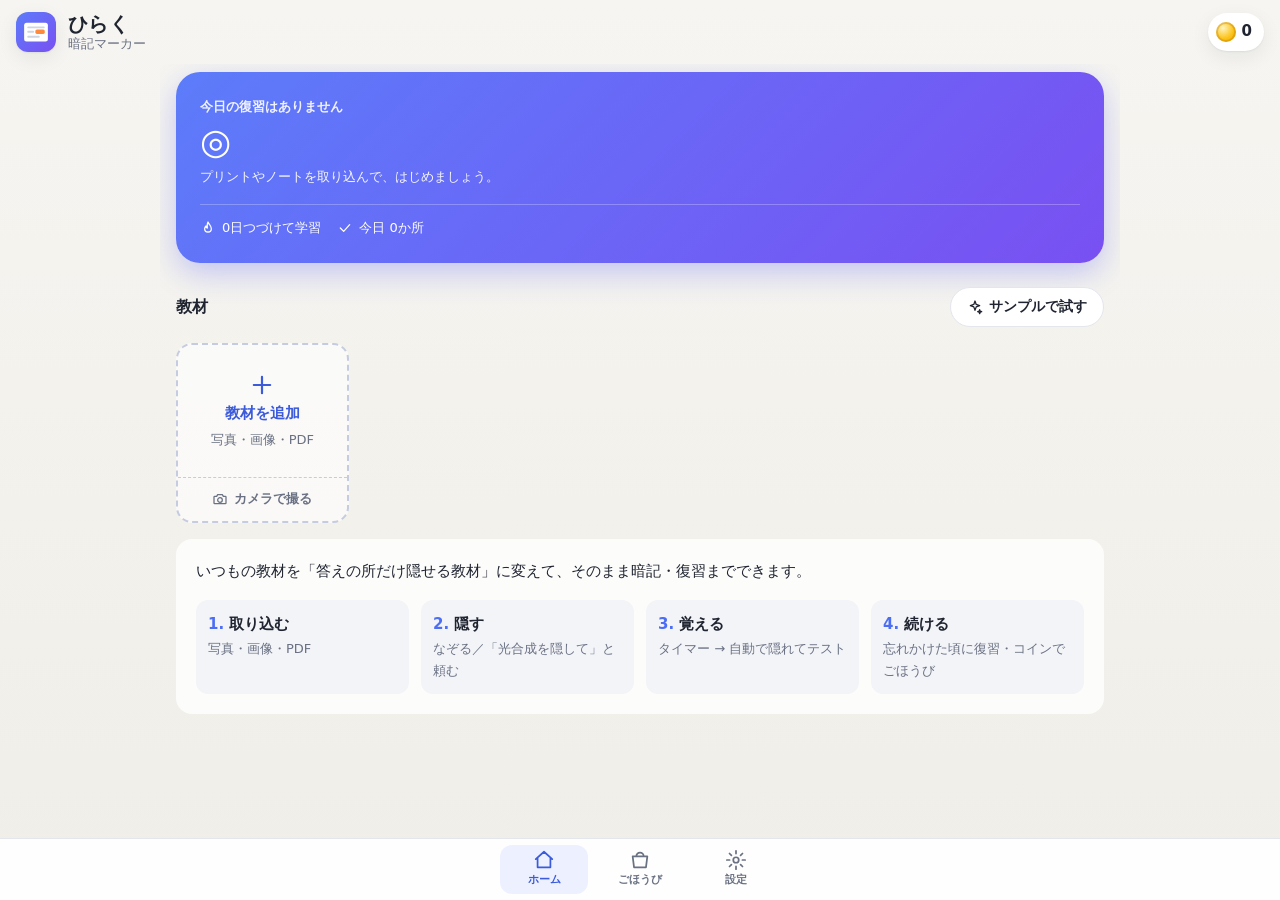
<file: index.html>
<!doctype html>
<html lang="ja">
<head>
<meta charset="utf-8">
<meta name="viewport" content="width=device-width, initial-scale=1, viewport-fit=cover">
<meta name="theme-color" content="#4c6ef5">
<meta name="mobile-web-app-capable" content="yes">
<meta name="apple-mobile-web-app-capable" content="yes">
<meta name="apple-mobile-web-app-status-bar-style" content="default">
<meta name="apple-mobile-web-app-title" content="ひらく">
<meta name="format-detection" content="telephone=no">
<title>ひらく 暗記マーカー</title>
<link rel="manifest" href="manifest.webmanifest">
<link rel="icon" href="icon.svg" type="image/svg+xml">
<link rel="apple-touch-icon" href="icons/apple-touch-icon.png">
<link rel="stylesheet" href="css/style.css">
</head>
<body>
<div id="app" class="app"><div class="boot">読み込み中…</div></div>
<noscript>このアプリを使うには JavaScript を有効にしてください。</noscript>
<script type="module" src="js/app.js"></script>
</body>
</html>
</file>
<file: css/style.css>
/* ひらく 暗記マーカー — 教材が主役。余白は8の倍数、文字は3〜4段の階層。 */
:root {
  --wallpaper: linear-gradient(180deg, #f6f5f1, #efeee8);
  --card: #ffffff; --ink: #1f2430; --muted: #6a7183; --line: #e4e6ee; --soft: #f3f4f8;
  --primary: #4c6ef5; --primary-d: #3b5bdb; --accent: #ff8a3d; --danger: #e03131; --ok: #2f9e44;
  --r: 16px; --r-s: 10px; --shadow: 0 1px 2px rgba(20, 24, 40, .06), 0 6px 20px rgba(20, 24, 40, .07);
  --font: "Hiragino Sans", "Hiragino Kaku Gothic ProN", "Yu Gothic UI", "Yu Gothic", "Noto Sans JP", Meiryo, system-ui, sans-serif;
}
* { box-sizing: border-box; -webkit-tap-highlight-color: transparent; }
html, body { height: 100%; margin: 0; }
html { touch-action: manipulation; overscroll-behavior: none; -webkit-text-size-adjust: 100%; text-size-adjust: 100%; }
body { font-family: var(--font); color: var(--ink); background: var(--wallpaper); background-attachment: fixed; font-size: 15px; line-height: 1.7; overscroll-behavior: none; overflow: hidden; -webkit-user-select: none; user-select: none; -webkit-touch-callout: none; }
input, textarea, select, .q-text, .a-text, .answer, .hit-ctx, .q-ev { -webkit-user-select: text; user-select: text; }
h1, h2, h3, p { margin: 0; }
h1 { font-size: 20px; line-height: 1.2; letter-spacing: .02em; }
h2 { font-size: 16px; }
h3 { font-size: 16px; margin-bottom: 4px; }
button, input, select, textarea { font: inherit; color: inherit; }
button { cursor: pointer; border: 0; background: none; padding: 0; }
button:disabled { opacity: .42; cursor: default; }
:focus-visible { outline: 3px solid rgba(76, 110, 245, .55); outline-offset: 2px; border-radius: 8px; }
[hidden] { display: none !important; }
.muted { color: var(--muted); font-size: 13px; } .small { font-size: 12px; } .center { text-align: center; justify-content: center; }
.ic { display: inline-flex; flex: none; }
.app { height: 100vh; height: var(--vvh, 100dvh); display: flex; flex-direction: column; padding-left: env(safe-area-inset-left); padding-right: env(safe-area-inset-right); }
.boot { margin: auto; color: var(--muted); }

/* ---- 共通部品 ---- */
.row { display: flex; align-items: center; gap: 8px; } .row.end { justify-content: flex-end; margin-top: 16px; } .row.between { justify-content: space-between; gap: 16px; }
.row.wrap { flex-wrap: wrap; } .row.tight { gap: 4px; } .col { display: flex; flex-direction: column; } .col.gap { gap: 12px; margin-top: 12px; } .spacer { flex: 1; }
.btn { display: inline-flex; align-items: center; justify-content: center; gap: 6px; min-height: 40px; padding: 0 16px; border-radius: 999px; background: var(--card); border: 1px solid var(--line); font-weight: 600; font-size: 14px; white-space: nowrap; transition: transform .08s, background .15s; }
@media (hover: hover) { .btn:hover:not(:disabled) { background: var(--soft); } .btn.primary:hover:not(:disabled) { background: var(--primary-d); } .icon-btn:hover:not(:disabled) { background: rgba(120, 130, 160, .14); } button.deck-card:hover { transform: translateY(-2px); } .send:hover:not(:disabled) { background: var(--primary-d); } .grade:hover { background: var(--g); color: #fff; } }
.btn:active:not(:disabled) { transform: scale(.97); } .icon-btn:active:not(:disabled), .zf-btn:active, .tool:active { background: rgba(120, 130, 160, .22); } .grade:active { background: var(--g); color: #fff; }
.btn.primary { background: var(--primary); border-color: var(--primary); color: #fff; }
.btn.white { background: #fff; border-color: #fff; color: var(--primary-d); }
.btn.big { min-height: 48px; padding: 0 24px; font-size: 16px; } .btn.sm { min-height: 32px; padding: 0 12px; font-size: 13px; }
.btn.danger { color: var(--danger); border-color: #f3c0c0; } .btn.ghost { background: transparent; }
.icon-btn { width: 40px; height: 40px; border-radius: 12px; display: inline-grid; place-items: center; flex: none; color: var(--ink); }
.icon-btn.sm { width: 32px; height: 32px; border-radius: 9px; } .icon-btn.danger { color: var(--danger); }
.chip { min-height: 32px; padding: 0 12px; border-radius: 999px; background: var(--card); border: 1px solid var(--line); font-size: 13px; font-weight: 600; white-space: nowrap; }
.chip.on { background: #e7ecff; border-color: #bac8ff; color: var(--primary-d); } .chip.hot { background: #fff4e6; border-color: #ffd8a8; color: #d9480f; }
.link { color: var(--primary-d); text-decoration: underline; font-weight: 600; margin-left: 8px; }
.seg { display: inline-flex; background: var(--soft); border-radius: 12px; padding: 3px; gap: 2px; } .seg.wide { display: flex; } .seg.wide .tool { flex: 1; }
.tool { display: inline-flex; flex-direction: column; align-items: center; justify-content: center; gap: 1px; min-width: 56px; min-height: 44px; padding: 2px 8px; border-radius: 10px; font-size: 11px; font-weight: 600; color: var(--muted); line-height: 1.2; }
.tool.only { min-width: 40px; flex-direction: row; font-size: 13px; }
.tool[aria-pressed="true"], .tool.on { background: var(--card); color: var(--primary-d); box-shadow: 0 1px 3px rgba(20, 24, 40, .14); }
.switch { appearance: none; width: 46px; height: 28px; border-radius: 999px; background: #cfd3de; position: relative; flex: none; cursor: pointer; transition: background .15s; }
.switch::after { content: ""; position: absolute; left: 3px; top: 3px; width: 22px; height: 22px; border-radius: 50%; background: #fff; box-shadow: 0 1px 3px rgba(0, 0, 0, .25); transition: transform .15s; }
.switch:checked { background: var(--primary); } .switch:checked::after { transform: translateX(18px); }
.coin { display: inline-block; width: 20px; height: 20px; border-radius: 50%; background: radial-gradient(circle at 35% 30%, #fff3bf, #fcc419 55%, #e8a400); box-shadow: inset 0 0 0 2px rgba(190, 120, 0, .35); flex: none; } .coin.sm { width: 14px; height: 14px; }
.coin-pill { display: inline-flex; align-items: center; gap: 6px; padding: 6px 12px 6px 8px; border-radius: 999px; background: var(--card); box-shadow: var(--shadow); font-size: 15px; }
.tag { font-size: 12px; font-weight: 700; color: var(--ok); }

#toast { position: fixed; left: 50%; bottom: calc(88px + env(safe-area-inset-bottom)); transform: translate(-50%, 20px); opacity: 0; pointer-events: none; background: #23283a; color: #fff; padding: 10px 16px; border-radius: 14px; font-size: 14px; display: flex; gap: 12px; align-items: center; width: max-content; max-width: min(92vw, 520px); line-height: 1.5; z-index: 90; transition: .2s; box-shadow: 0 8px 30px rgba(0, 0, 0, .25); }
#toast.show { opacity: 1; transform: translate(-50%, 0); pointer-events: auto; }
.toast-btn { color: #ffd43b; font-weight: 700; white-space: nowrap; }
.sheet-back { position: fixed; inset: 0; background: rgba(20, 24, 40, .38); display: flex; align-items: flex-end; justify-content: center; z-index: 60; opacity: 0; transition: opacity .18s; }
.sheet-back.open { opacity: 1; }
.sheet { background: var(--card); width: min(100%, 560px); max-height: 86dvh; border-radius: 22px 22px 0 0; display: flex; flex-direction: column; transform: translateY(24px); transition: transform .18s; padding-bottom: env(safe-area-inset-bottom); }
.sheet.wide { width: min(100%, 720px); } .sheet-back.open .sheet { transform: none; }
.sheet-head { display: flex; align-items: center; justify-content: space-between; padding: 16px 12px 8px 20px; gap: 8px; } .sheet-head h2 { font-size: 17px; }
.sheet-body { padding: 4px 20px 20px; overflow: auto; overscroll-behavior: contain; }
@media (min-width: 700px) { .sheet-back { align-items: center; } .sheet { border-radius: 22px; } }
.busy { position: fixed; inset: 0; background: rgba(255, 255, 255, .6); backdrop-filter: blur(3px); display: grid; place-items: center; z-index: 80; }
.busy-card { background: var(--card); padding: 24px 28px; border-radius: 20px; box-shadow: var(--shadow); display: grid; justify-items: center; gap: 12px; max-width: 340px; text-align: center; }
.busy-track { width: 220px; height: 6px; border-radius: 6px; background: var(--soft); overflow: hidden; } .busy-bar { height: 100%; width: 0; background: var(--primary); transition: width .2s; }
.spinner { width: 30px; height: 30px; border-radius: 50%; border: 3px solid var(--line); border-top-color: var(--primary); animation: spin .8s linear infinite; }
@keyframes spin { to { transform: rotate(1turn); } }
.confetti { position: fixed; inset: 0; pointer-events: none; z-index: 95; }

/* ---- ホーム等の画面 ---- */
.screen { flex: 1; display: flex; flex-direction: column; min-height: 0; }
.app-head { display: flex; align-items: center; gap: 12px; padding: 12px 16px; padding-top: calc(12px + env(safe-area-inset-top)); }
.brand { display: flex; align-items: center; gap: 12px; flex: 1; min-width: 0; } .brand .muted { display: block; line-height: 1.2; }
.logo { width: 40px; height: 40px; border-radius: 12px; background: url(../icon.svg) center/cover; box-shadow: var(--shadow); flex: none; }
.dark-wall .app-head h1, .dark-wall .app-head .muted, .dark-wall .sec-head h2, .dark-wall .app-head .icon-btn, .dark-wall .small.center { color: #fff; }
.content { flex: 1; overflow: auto; overscroll-behavior: contain; padding: 8px 16px 32px; width: 100%; max-width: 960px; margin: 0 auto; display: flex; flex-direction: column; gap: 16px; }
.tabs { display: flex; justify-content: center; gap: 8px; padding: 6px 12px calc(6px + env(safe-area-inset-bottom)); background: rgba(255, 255, 255, .92); backdrop-filter: blur(10px); border-top: 1px solid var(--line); }
.tab { display: flex; flex-direction: column; align-items: center; gap: 0; min-width: 88px; padding: 4px 12px; border-radius: 12px; font-size: 11px; font-weight: 600; color: var(--muted); }
.tab.on { color: var(--primary-d); background: #edf1ff; }
.hero { border-radius: 24px; padding: 24px; color: #fff; background: linear-gradient(135deg, #5c7cfa, #7950f2); box-shadow: 0 10px 30px rgba(92, 100, 250, .32); display: grid; grid-template-columns: 1fr auto; gap: 16px; align-items: center; }
.hero-cap { font-size: 13px; opacity: .9; font-weight: 600; } .hero-num { font-size: 16px; font-weight: 700; line-height: 1.1; margin: 4px 0; } .hero-num b { font-size: 52px; margin-right: 6px; } .hero-num b.small { font-size: 36px; }
.hero-sub { font-size: 13px; opacity: .92; }
.hero-stats { grid-column: 1 / -1; display: flex; flex-wrap: wrap; gap: 8px 16px; font-size: 13px; padding-top: 12px; border-top: 1px solid rgba(255, 255, 255, .25); } .hero-stats span { display: inline-flex; align-items: center; gap: 6px; }
.sec-head { display: flex; align-items: center; justify-content: space-between; gap: 8px; margin-top: 8px; } .sec-head.wrap { flex-wrap: wrap; }
.deck-grid { display: grid; grid-template-columns: repeat(auto-fill, minmax(156px, 1fr)); gap: 16px; }
.deck-card { background: var(--card); border-radius: var(--r); box-shadow: var(--shadow); overflow: hidden; display: flex; flex-direction: column; text-align: left; transition: transform .12s; }
.deck-thumb { aspect-ratio: 4 / 3; background: var(--soft); position: relative; overflow: hidden; } .deck-thumb img { width: 100%; height: 100%; object-fit: cover; object-position: top; display: block; }
.badge { position: absolute; right: 8px; top: 8px; background: var(--accent); color: #fff; font-size: 12px; font-weight: 700; padding: 2px 10px; border-radius: 999px; }
.deck-info { padding: 10px 12px 12px; display: flex; flex-direction: column; } .deck-info strong { font-size: 14px; line-height: 1.4; overflow: hidden; text-overflow: ellipsis; white-space: nowrap; }
.deck-card.add { border: 2px dashed #c5cbe0; background: rgba(255, 255, 255, .6); box-shadow: none; min-height: 180px; }
.add-main { flex: 1; display: flex; flex-direction: column; align-items: center; justify-content: center; gap: 2px; color: var(--primary-d); width: 100%; } .add-sub { display: flex; align-items: center; justify-content: center; gap: 6px; min-height: 44px; padding: 10px; border-top: 1px dashed #c5cbe0; font-size: 13px; font-weight: 600; color: var(--muted); width: 100%; }
.empty { background: rgba(255, 255, 255, .8); border-radius: var(--r); padding: 20px; } .steps { display: grid; grid-template-columns: repeat(auto-fit, minmax(170px, 1fr)); gap: 12px; padding: 0; margin: 16px 0 0; list-style: none; counter-reset: s; }
.steps li { counter-increment: s; background: var(--soft); border-radius: 12px; padding: 12px; font-size: 13px; color: var(--muted); display: flex; flex-direction: column; } .steps b { color: var(--ink); font-size: 15px; } .steps b::before { content: counter(s) ". "; color: var(--primary); }
.panel { background: var(--card); border-radius: var(--r); box-shadow: var(--shadow); padding: 16px 20px; display: flex; flex-direction: column; gap: 12px; }
.title-in { flex: 1; min-width: 0; font-size: 18px; font-weight: 700; border: 0; background: transparent; padding: 6px 8px; border-radius: 8px; } .title-in:hover, .title-in:focus { background: rgba(255, 255, 255, .7); } .dark-wall .title-in { color: #fff; } .dark-wall .title-in:focus { color: var(--ink); }
.act-grid { display: grid; grid-template-columns: repeat(4, 1fr); gap: 8px; } @media (max-width: 560px) { .act-grid { grid-template-columns: repeat(2, 1fr); } }
.act { display: flex; flex-direction: column; align-items: center; gap: 0; padding: 12px 8px; border-radius: 14px; background: var(--soft); line-height: 1.4; } .act small { color: var(--muted); font-size: 12px; } .act.primary { background: var(--primary); color: #fff; } .act.primary small { color: rgba(255, 255, 255, .85); }
.exam { display: inline-flex; align-items: center; gap: 8px; font-weight: 600; font-size: 14px; flex-wrap: wrap; } .exam .left { color: var(--accent); }
.date-in, .text-in, .num { border: 1px solid var(--line); border-radius: 10px; padding: 6px 10px; background: #fff; min-height: 38px; } .text-in { width: 100%; } .num { width: 84px; text-align: right; }
.legend { display: flex; flex-wrap: wrap; gap: 4px 12px; font-size: 12px; color: var(--muted); } .legend i { display: inline-block; width: 10px; height: 10px; border-radius: 3px; margin-right: 4px; }
.page-grid { display: grid; grid-template-columns: repeat(auto-fill, minmax(150px, 1fr)); gap: 16px; }
.page-card { background: var(--card); border-radius: var(--r); box-shadow: var(--shadow); overflow: hidden; }
.page-thumb { display: block; width: 100%; position: relative; background: var(--soft); } .page-thumb img { width: 100%; display: block; } .thumb-ov { position: absolute; inset: 0; width: 100%; height: 100%; }
.page-meta { display: flex; flex-wrap: wrap; align-items: center; justify-content: space-between; padding: 8px 8px 8px 12px; font-size: 13px; font-weight: 600; gap: 4px; }
.pm-label { display: flex; flex-direction: column; line-height: 1.35; white-space: nowrap; } .pm-label small { font-weight: 500; font-size: 11px; }
.page-grid { grid-template-columns: repeat(auto-fill, minmax(168px, 1fr)); }
.opt-row { display: flex; align-items: center; justify-content: space-between; gap: 16px; padding: 8px 0; } .opt-row small { display: block; color: var(--muted); font-size: 12px; line-height: 1.5; font-weight: 400; } .opt-row + .opt-row { border-top: 1px solid var(--line); }
.opts .row { margin-top: 16px; flex-wrap: wrap; }
.field { display: flex; flex-direction: column; gap: 4px; font-size: 13px; font-weight: 600; }
.rules ul { margin: 0; padding: 0; list-style: none; } .rules li { display: flex; justify-content: space-between; padding: 6px 0; border-bottom: 1px dashed var(--line); font-size: 14px; } .rules li b { color: #e67700; }
.shop-grid { display: grid; grid-template-columns: repeat(auto-fill, minmax(150px, 1fr)); gap: 12px; }
.shop-item { background: var(--card); border-radius: var(--r); box-shadow: var(--shadow); overflow: hidden; border: 2px solid transparent; } .shop-item.on { border-color: var(--primary); }
.swatch, .wall-prev { width: 100%; height: 72px; display: block; } .shop-info { padding: 8px 12px 12px; display: flex; align-items: center; justify-content: space-between; gap: 8px; font-size: 13px; }

/* ---- エディタ・学習 ---- */
.editor { flex: 1; display: flex; flex-direction: column; min-height: 0; background: rgba(238, 240, 246, .55); }
.ed-top { display: flex; align-items: center; gap: 4px; padding: 6px 8px; padding-top: calc(6px + env(safe-area-inset-top)); background: rgba(255, 255, 255, .94); border-bottom: 1px solid var(--line); }
.ed-title { flex: 1; min-width: 0; display: flex; flex-direction: column; line-height: 1.25; padding-left: 4px; } .ed-title strong { font-size: 14px; overflow: hidden; text-overflow: ellipsis; white-space: nowrap; }
.page-nav { display: flex; align-items: center; gap: 2px; color: var(--muted); font-size: 12px; font-weight: 600; } .page-nav .icon-btn.sm { width: 26px; height: 26px; } .st-prog { color: var(--muted); font-size: 12px; font-weight: 600; }
.study-btn { margin-left: 4px; } @media (max-width: 420px) { .study-btn span:last-child { display: none; } .study-btn { padding: 0 12px; } }
.ed-tools { display: flex; align-items: center; gap: 6px; padding: 6px 8px; background: rgba(255, 255, 255, .94); border-bottom: 1px solid var(--line); }
.ed-tools .seg { flex: 1; min-width: 0; max-width: 480px; } .ed-tools .seg .tool { flex: 1; min-width: 0; padding: 2px 2px; white-space: nowrap; }
.ed-tools .more { margin-left: auto; min-width: 44px; min-height: 44px; background: var(--soft); border-radius: 12px; flex: none; }
.ed-stage { flex: 1; position: relative; min-height: 0; overflow: hidden; }
.page-canvas { position: absolute; inset: 0; touch-action: none; display: block; cursor: crosshair; }
.page-canvas[data-tool="pan"] { cursor: grab; } .page-canvas[data-tool="select"] { cursor: default; } .study .page-canvas { cursor: pointer; }
.ed-hint { position: absolute; left: 50%; top: 12px; transform: translateX(-50%); background: rgba(35, 40, 58, .82); color: #fff; font-size: 13px; padding: 6px 14px; border-radius: 999px; pointer-events: none; width: max-content; max-width: calc(100% - 124px); text-align: center; line-height: 1.5; border-radius: 16px; }
.sel-bar { position: absolute; left: 8px; right: 8px; bottom: 8px; margin: 0 auto; width: fit-content; max-width: calc(100% - 16px); background: var(--card); border-radius: 16px; box-shadow: 0 6px 24px rgba(20, 24, 40, .2); padding: 8px 12px; display: flex; flex-wrap: wrap; align-items: center; gap: 8px 16px; }
.sel-group { display: flex; align-items: center; gap: 6px; } .sel-cap { font-size: 11px; font-weight: 700; color: var(--muted); }
.anchor-grid { display: grid; grid-template-columns: repeat(3, 14px); gap: 3px; padding: 5px; border: 1.5px solid #c5cbe0; border-radius: 8px; }
.anchor-dot { width: 14px; height: 14px; border-radius: 50%; background: #d5d9e6; position: relative; } .anchor-dot::after { content: ""; position: absolute; inset: -6px; }
.anchor-dot[aria-pressed="true"] { background: var(--danger); box-shadow: 0 0 0 2px #ffc9c9; }
.chip.deg { min-width: 58px; font-variant-numeric: tabular-nums; }
.sel-warn { flex-basis: 100%; font-size: 12px; color: #d9480f; background: #fff4e6; border-radius: 10px; padding: 6px 10px; line-height: 1.5; }
.cmd-bar { background: rgba(255, 255, 255, .96); border-top: 1px solid var(--line); padding: 8px 8px calc(8px + env(safe-area-inset-bottom)); display: flex; flex-direction: column; gap: 8px; }
.cmd-chips { display: flex; gap: 6px; overflow-x: auto; scrollbar-width: none; } .cmd-chips::-webkit-scrollbar { display: none; }
.cmd-row { display: flex; align-items: center; gap: 4px; background: var(--soft); border-radius: 999px; padding: 2px 4px 2px 14px; color: var(--primary); border: 1.5px solid transparent; } .cmd-row:focus-within { border-color: #bac8ff; background: #fff; }
.cmd-row.inset { margin-top: 12px; } .cmd-input { flex: 1; min-width: 0; border: 0; background: transparent; outline: 0; padding: 8px 6px; font-size: 15px; color: var(--ink); }
.send { background: var(--primary); color: #fff; border-radius: 50%; width: 36px; height: 36px; }
.mic.rec, .mic-btn.rec { color: #fff; background: var(--danger); animation: pulse 1s infinite; } @keyframes pulse { 50% { box-shadow: 0 0 0 8px rgba(224, 49, 49, .18); } }
.note { font-size: 12px; color: var(--muted); background: var(--soft); border-radius: 10px; padding: 8px 12px; line-height: 1.6; margin-bottom: 12px; }
.hits .row { margin-bottom: 8px; } .hit-list { display: flex; flex-direction: column; max-height: 44dvh; overflow: auto; border: 1px solid var(--line); border-radius: 12px; }
.hit-row { display: flex; align-items: center; gap: 10px; padding: 8px 12px; cursor: pointer; } .hit-row + .hit-row { border-top: 1px solid var(--line); } .hit-row input { width: 20px; height: 20px; accent-color: var(--primary); flex: none; }
.hit-num { font-size: 20px; color: var(--primary-d); width: 26px; text-align: center; flex: none; line-height: 1; }
.hit-main { display: flex; flex-direction: column; min-width: 0; } .hit-ctx { font-size: 14px; overflow: hidden; text-overflow: ellipsis; white-space: nowrap; } .hit-ctx mark { background: #ffe8a1; border-radius: 4px; padding: 0 2px; font-weight: 700; }
.hit-meta { font-size: 12px; color: var(--muted); display: flex; gap: 10px; flex-wrap: wrap; } .why { color: #0b7285; }
.q-row { display: flex; gap: 12px; padding: 12px; } .q-row + .q-row { border-top: 1px solid var(--line); } .q-check { display: flex; flex-direction: column; align-items: center; font-size: 11px; color: var(--muted); gap: 4px; white-space: nowrap; } .q-check input { width: 20px; height: 20px; accent-color: var(--primary); }
.q-fields { flex: 1; display: grid; grid-template-columns: auto 1fr; gap: 6px 8px; align-items: start; min-width: 0; } .q-cap { font-size: 12px; font-weight: 700; color: var(--muted); padding-top: 6px; }
.q-in { width: 100%; border: 1px solid var(--line); border-radius: 8px; padding: 6px 8px; font-size: 14px; resize: vertical; } .q-ev { grid-column: 1 / -1; font-size: 12px; color: var(--muted); line-height: 1.5; }

.st-bar { height: 4px; background: var(--line); } .st-bar i { display: block; height: 100%; width: 0; background: linear-gradient(90deg, var(--primary), #7950f2); transition: width .3s; }
.st-panel { padding: 8px 8px calc(8px + env(safe-area-inset-bottom)); }
.st-card { background: var(--card); border-radius: 20px; box-shadow: var(--shadow); padding: 16px 20px; display: flex; flex-direction: column; gap: 12px; max-width: 760px; margin: 0 auto; width: 100%; }
.st-card.row { flex-direction: row; flex-wrap: wrap; } .st-card .row { flex-wrap: wrap; }
.ring { --p: 0; width: 76px; height: 76px; border-radius: 50%; display: grid; place-items: center; background: conic-gradient(var(--primary) calc(var(--p) * 1turn), var(--soft) 0); position: relative; flex: none; }
.ring::before { content: ""; position: absolute; inset: 7px; border-radius: 50%; background: var(--card); } .clock { position: relative; font-size: 20px; font-weight: 700; font-variant-numeric: tabular-nums; }
.answer { font-size: 20px; line-height: 1.4; }
.grades { display: flex; gap: 8px; } .grades.center { justify-content: center; margin-top: 16px; }
.grade { --g: #888; min-width: 92px; padding: 8px 12px; border-radius: 14px; border: 2px solid var(--g); color: var(--g); display: flex; flex-direction: column; align-items: center; line-height: 1.35; background: #fff; transition: .12s; }
.grade b { font-size: 15px; } .grade small { font-size: 11px; opacity: .85; } @media (max-width: 480px) { .grade { min-width: 0; flex: 1; padding: 8px 6px; } .grades { width: 100%; } }
.result { align-items: center; text-align: center; } .res-row { display: flex; gap: 12px; } .res { --g: #888; min-width: 84px; border-radius: 14px; padding: 8px; background: color-mix(in srgb, var(--g) 12%, #fff); color: var(--g); display: flex; flex-direction: column; line-height: 1.3; font-size: 12px; font-weight: 700; } .res b { font-size: 28px; }
.coin-get { display: flex; align-items: center; gap: 8px; font-size: 18px; font-weight: 700; color: #e67700; } .coin-get small { font-size: 12px; color: var(--muted); font-weight: 600; }
.quiz-body { flex: 1; overflow: auto; padding: 16px; display: flex; flex-direction: column; gap: 16px; max-width: 720px; margin: 0 auto; width: 100%; }
.quiz-card { background: var(--card); border-radius: 20px; box-shadow: var(--shadow); padding: 24px; display: flex; flex-direction: column; gap: 8px; }
.q-label { width: 32px; height: 32px; border-radius: 10px; background: #e7ecff; color: var(--primary-d); display: grid; place-items: center; font-weight: 800; } .q-label.a { background: #fff4e6; color: #d9480f; }
.q-text { font-size: 18px; white-space: pre-wrap; line-height: 1.8; } .a-box { border-top: 1px dashed var(--line); padding-top: 16px; margin-top: 8px; display: flex; flex-direction: column; gap: 8px; } .a-text { font-size: 22px; font-weight: 700; }
@media (prefers-reduced-motion: reduce) { * { transition: none !important; animation: none !important; } }

/* ---- スマホ・タッチ操作 ---- */
/* 右上の拡大・縮小ボタン（ピンチと同じことが、見えるボタンでできる） */
.zoom-float { position: absolute; right: 8px; top: 8px; display: flex; flex-direction: column; gap: 6px; z-index: 2; }
.zf-btn { width: 40px; height: 40px; border-radius: 12px; background: rgba(255, 255, 255, .94); box-shadow: 0 2px 10px rgba(20, 24, 40, .16); display: grid; place-items: center; color: var(--ink); }
.zf-btn.toggle[aria-pressed="true"] { background: var(--primary); color: #fff; }
/* 選択バー（指・せまい画面）: 基準点は小窓で大きく選ぶ */
.sel-bar.compact { gap: 6px 8px; padding: 8px; justify-content: center; }
.sel-bar.compact .sel-group { gap: 6px; } .sel-bar.compact .sel-cap { display: none; }
.sel-bar.compact .icon-btn.sm { width: 44px; height: 44px; border-radius: 12px; background: var(--soft); } .sel-bar.compact .chip { min-height: 44px; }
.anchor-open { min-width: 54px; height: 44px; border-radius: 12px; background: var(--soft); display: flex; flex-direction: column; align-items: center; justify-content: center; gap: 3px; font-size: 10px; font-weight: 700; color: var(--muted); padding: 0 6px; line-height: 1; }
.anchor-open[aria-expanded="true"] { background: #e7ecff; color: var(--primary-d); }
.anchor-mini { display: grid; grid-template-columns: repeat(3, 5px); gap: 2px; } .anchor-mini i { width: 5px; height: 5px; border-radius: 50%; background: #b0b6c9; } .anchor-mini i.on { background: var(--danger); }
.anchor-pop { position: absolute; left: 0; bottom: calc(100% + 8px); background: var(--card); border-radius: 16px; box-shadow: 0 6px 24px rgba(20, 24, 40, .26); padding: 12px; display: flex; flex-direction: column; gap: 10px; align-items: center; font-size: 13px; z-index: 3; width: max-content; max-width: calc(100vw - 16px); }
.anchor-grid.big { grid-template-columns: repeat(3, 48px); gap: 4px; padding: 6px; border-radius: 14px; }
.anchor-grid.big .anchor-dot { width: 48px; height: 48px; border-radius: 12px; background: var(--soft); display: grid; place-items: center; box-shadow: none; }
.anchor-grid.big .anchor-dot::after { position: static; inset: auto; width: 14px; height: 14px; border-radius: 50%; background: #b0b6c9; }
.anchor-grid.big .anchor-dot[aria-pressed="true"] { background: #ffe3e3; } .anchor-grid.big .anchor-dot[aria-pressed="true"]::after { background: var(--danger); box-shadow: 0 0 0 3px #ffc9c9; }
/* 写真の形を整える（台形補正） */
.scan { position: fixed; left: 0; right: 0; top: var(--vvt, 0px); height: var(--vvh, 100dvh); z-index: 70; background: #14161f; color: #fff; display: flex; flex-direction: column; padding-left: env(safe-area-inset-left); padding-right: env(safe-area-inset-right); }
.scan-top { display: flex; align-items: center; gap: 8px; padding: calc(8px + env(safe-area-inset-top)) 12px 8px 8px; } .scan-top .icon-btn { color: #fff; }
.scan-title { display: flex; flex-direction: column; line-height: 1.45; min-width: 0; } .scan-note { font-size: 12px; opacity: .82; }
.scan-stage { flex: 1; position: relative; min-height: 0; } .scan-canvas { position: absolute; inset: 0; touch-action: none; display: block; }
.scan-bar { display: flex; gap: 8px; justify-content: center; flex-wrap: wrap; padding: 10px 12px calc(10px + env(safe-area-inset-bottom)); }
.scan-bar .btn:not(.primary) { background: rgba(255, 255, 255, .14); border-color: transparent; color: #fff; }
.hit-crop { display: block; border-radius: 6px; border: 1px solid var(--line); max-width: 100%; }
/* 試験日からの逆算 */
.plan { background: var(--soft); border-radius: 14px; padding: 12px 14px; display: flex; flex-direction: column; gap: 8px; } .plan p { margin: 0; line-height: 1.6; }
.plan-nums { display: grid; grid-template-columns: repeat(4, 1fr); gap: 8px; } .plan-nums div { display: flex; flex-direction: column; line-height: 1.35; } .plan-nums b { font-size: 22px; color: var(--primary-d); } .plan-nums b.low { color: var(--danger); } .plan-nums small { font-size: 11px; color: var(--muted); }
@media (max-width: 560px) { .plan-nums { grid-template-columns: repeat(2, 1fr); } }
/* フォルダ */
.folder { margin-top: 20px; } .folder > summary { display: flex; align-items: center; gap: 8px; cursor: pointer; list-style: none; padding: 6px 4px; min-height: 44px; font-size: 16px; } .folder > summary::-webkit-details-marker { display: none; }
.folder > summary::after { content: "▾"; margin-left: auto; color: var(--muted); transition: transform .15s; } .folder:not([open]) > summary::after { transform: rotate(-90deg); }
.folder > summary .muted { font-size: 12px; } .folder > .deck-grid { margin-top: 8px; } .dark-wall .folder > summary { color: #fff; }
.badge.inline { position: static; } .folder-in { width: auto; min-width: 130px; max-width: 220px; }
.folder .folder { margin: 6px 0 0 10px; padding-left: 12px; border-left: 2px solid rgba(120, 130, 160, .28); } .folder .folder > summary { font-size: 15px; }
/* マーカーの色えらび */
.mk-sw { border-radius: 50%; display: block; box-shadow: 0 0 0 2px #fff, 0 0 0 3px rgba(40, 48, 80, .18); flex: none; }
.mk-btn { flex: none; display: flex; align-items: center; gap: 6px; min-height: 44px; padding: 0 10px 0 8px; border-radius: 12px; background: var(--soft); font-size: 12px; font-weight: 700; color: var(--muted); } .mk-btn[aria-expanded="true"] { background: #e7ecff; color: var(--primary-d); }
.mk-pop { position: absolute; right: 60px; top: 8px; z-index: 4; background: var(--card); border-radius: 16px; box-shadow: 0 6px 24px rgba(20, 24, 40, .26); padding: 12px; display: flex; flex-direction: column; gap: 8px; width: min(340px, calc(100% - 76px)); font-size: 13px; } .mk-pop[hidden] { display: none; }
.mk-grid { display: grid; grid-template-columns: repeat(auto-fill, minmax(64px, 1fr)); gap: 4px; max-height: 46dvh; overflow: auto; }
.mk-item { display: flex; flex-direction: column; align-items: center; gap: 6px; padding: 8px 2px 6px; border-radius: 12px; border: 2px solid transparent; } .mk-item small { font-size: 10.5px; line-height: 1.2; color: var(--muted); text-align: center; } .mk-item[aria-pressed="true"] { border-color: var(--primary); background: #eef2ff; }
.mk-dot { width: 36px; height: 36px; display: grid; place-items: center; border-radius: 12px; } .sel-bar.compact .mk-dot { width: 44px; height: 44px; background: var(--soft); }
.color-pick { display: flex; flex-wrap: wrap; align-items: center; gap: 8px; } .cp-cap { font-size: 12px; font-weight: 700; color: var(--muted); }
.cp-chip { display: flex; align-items: center; gap: 8px; min-height: 44px; padding: 4px 12px 4px 8px; border-radius: 999px; border: 2px solid var(--line); background: #fff; font-size: 13px; font-weight: 700; opacity: .6; } .cp-chip small { font-weight: 500; color: var(--muted); font-size: 11px; }
.cp-chip[aria-pressed="true"] { border-color: var(--primary); background: #eef2ff; opacity: 1; }
/* 書き出しの選択肢・容量の一覧 */
.choice { display: flex; flex-direction: column; gap: 2px; text-align: left; padding: 14px 16px; border-radius: 14px; background: var(--soft); border: 1.5px solid transparent; line-height: 1.5; width: 100%; } .choice small { color: var(--muted); font-size: 12.5px; } .choice:active { border-color: var(--primary); }
.store { display: flex; flex-direction: column; gap: 8px; } .store-sum { margin: 0; display: flex; flex-wrap: wrap; gap: 2px 16px; align-items: baseline; font-size: 14px; } .store-sum .muted { font-size: 12px; }
.store-list { list-style: none; margin: 0; padding: 0; border: 1px solid var(--line); border-radius: 12px; max-height: 260px; overflow: auto; } .store-list li { display: flex; align-items: center; gap: 10px; padding: 6px 8px 6px 12px; font-size: 13px; } .store-list li + li { border-top: 1px solid var(--line); }
.store-name { flex: 1; min-width: 0; text-align: left; font-weight: 600; overflow: hidden; text-overflow: ellipsis; white-space: nowrap; min-height: 36px; }
/* 設定の状態一覧 */
.status-list { list-style: none; margin: 0; padding: 0; display: flex; flex-direction: column; gap: 10px; }
.status-list li { display: flex; gap: 10px; align-items: flex-start; line-height: 1.5; font-size: 14px; } .status-list small { display: block; color: var(--muted); font-size: 12px; font-weight: 400; line-height: 1.6; }
.st-mark { width: 22px; height: 22px; border-radius: 50%; background: var(--soft); color: var(--muted); display: grid; place-items: center; font-size: 12px; font-weight: 800; flex: none; margin-top: 1px; } .status-list li.ok .st-mark { background: #d3f9d8; color: var(--ok); }
/* ソフトキーボードが出ている間: 見えている範囲にぴったり収め、入力欄をキーボードのすぐ上に置く */
html.kb-open .app { position: fixed; top: var(--vvt, 0px); left: 0; right: 0; }
html.kb-open .sheet-back { top: var(--vvt, 0px); bottom: auto; height: var(--vvh); } html.kb-open .sheet { max-height: calc(var(--vvh) - 12px); padding-bottom: 0; }
html.kb-open #toast { bottom: calc(96px + var(--kb, 0px)); }
html.kb-open .tabs, html.kb-open .sel-bar, html.kb-open .zoom-float { display: none; }
html.kb-open .cmd-bar, html.kb-open .st-panel { padding-bottom: 8px; }
/* 指で使う端末: 押す所は 44px 以上、入力欄は 16px 以上（iPhone が勝手に拡大しないように） */
@media (pointer: coarse) {
  .btn { min-height: 44px; } .btn.sm { min-height: 44px; padding: 0 14px; }
  .icon-btn, .icon-btn.sm { width: 44px; height: 44px; }
  .page-nav .icon-btn.sm { width: 44px; height: 36px; position: relative; } .page-nav .icon-btn.sm::after { content: ""; position: absolute; inset: -4px 0; }
  .chip { min-height: 40px; padding: 0 14px; position: relative; } .chip::after { content: ""; position: absolute; inset: -2px 0; } .cmd-chips { padding: 2px 0; }
  .tool.only { min-width: 44px; } .zf-btn { width: 44px; height: 44px; }
  .send { width: 44px; height: 44px; } .coin-pill { min-height: 44px; } .tab { min-height: 48px; justify-content: center; }
  .date-in, .text-in, .num { min-height: 44px; } .hit-row { min-height: 48px; } .q-check { min-width: 44px; min-height: 44px; justify-content: center; }
  .link { display: inline-block; padding: 10px 6px; margin-left: 2px; } .toast-btn { padding: 10px 4px; }
  input, select, textarea, .cmd-input, .q-in, .title-in { font-size: 16px; }
  .ed-top { gap: 2px; }
}
@media (max-width: 420px) { .ed-top .study-btn { min-width: 44px; } .hero { padding: 20px; } }
@media (max-width: 480px) { .mk-btn span { display: none; } .mk-btn { padding: 0 8px; } .mk-pop { right: 8px; top: 60px; width: calc(100% - 16px); } }
</file>
